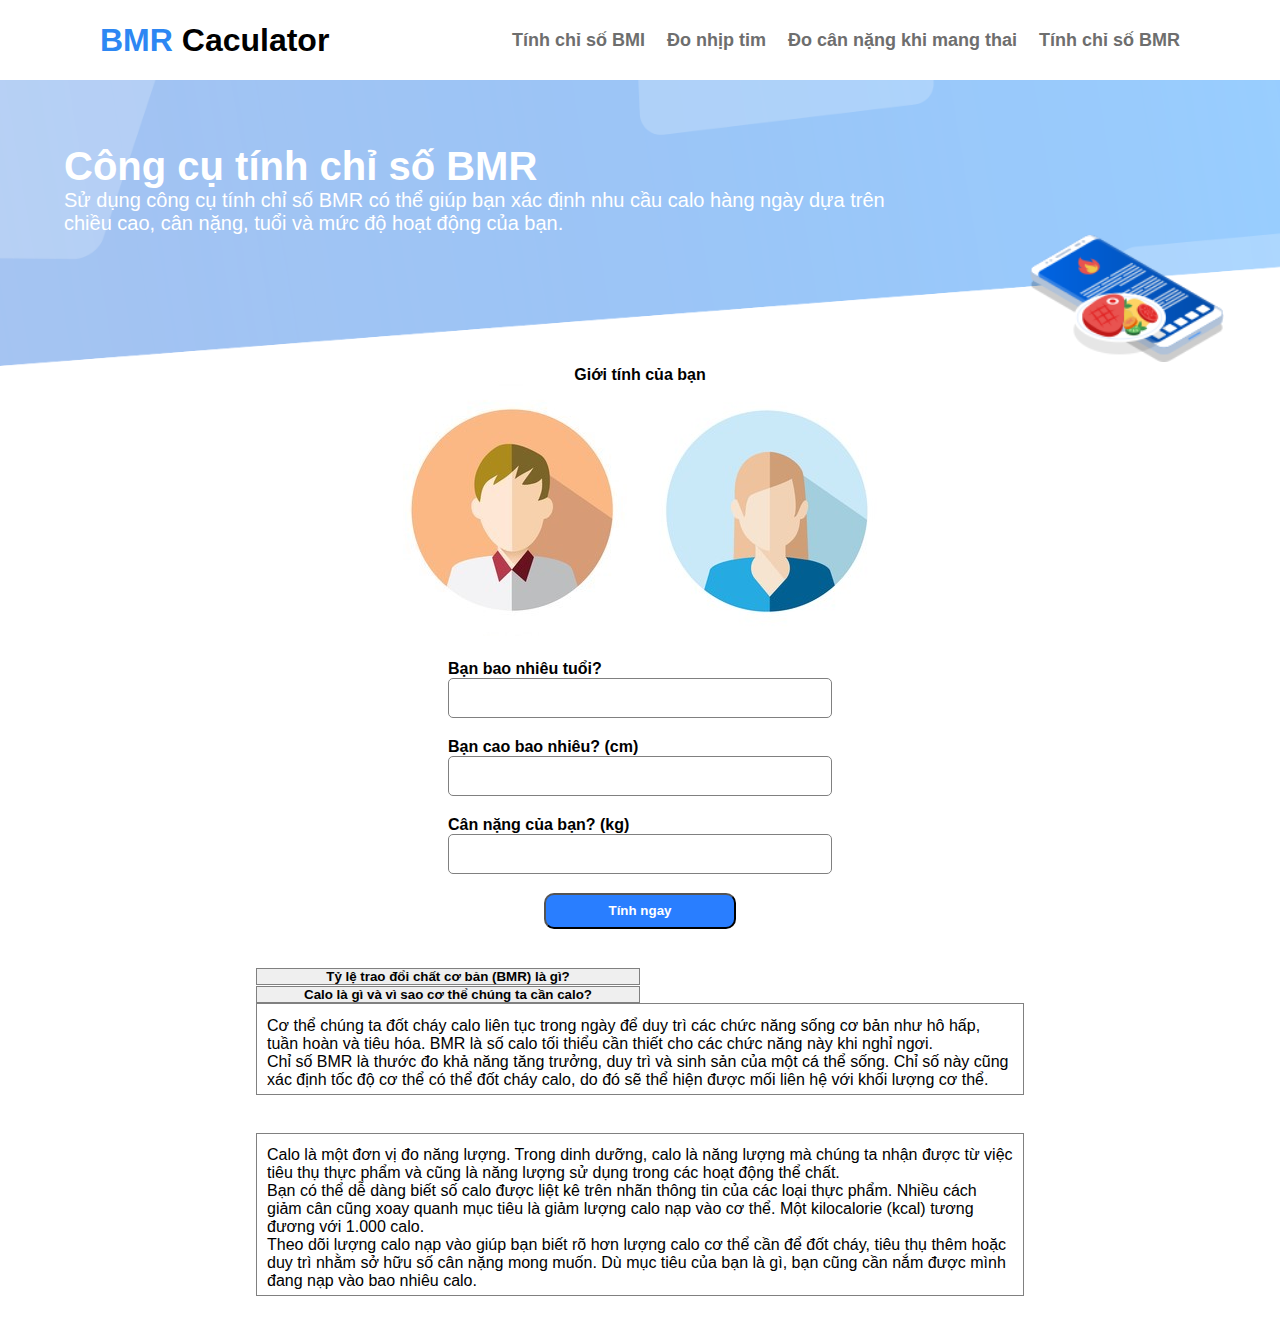
<file: bmr.html>
<!DOCTYPE html>
<html lang="en">
  <head>
    <meta charset="UTF-8" />
    <meta http-equiv="X-UA-Compatible" content="IE=edge" />
    <meta name="viewport" content="width=device-width, initial-scale=1.0" />
    <title>Tính chỉ số BMR</title>
    <link rel="stylesheet" href="stylebmr.css" />
    <link rel="preconnect" href="https://fonts.gstatic.com" />
    <link
      href="https://fonts.googleapis.com/css2?family=Poppins:wght@300;500&display=swap"
      rel="stylesheet"
    />
    <link
      rel="stylesheet"
      href="https://pro.fontawesome.com/releases/v5.12.0/css/all.css"
    />
    <!-- CSS only -->
    <link
      href="https://cdn.jsdelivr.net/npm/bootstrap@5.0.0-beta3/dist/css/bootstrap.min.css"
      rel="stylesheet"
      integrity="sha384-eOJMYsd53ii+scO/bJGFsiCZc+5NDVN2yr8+0RDqr0Ql0h+rP48ckxlpbzKgwra6"
      crossorigin="anonymous"
    />
    <!-- JavaScript Bundle with Popper -->
    <script
      src="https://cdn.jsdelivr.net/npm/bootstrap@5.0.0-beta3/dist/js/bootstrap.bundle.min.js"
      integrity="sha384-JEW9xMcG8R+pH31jmWH6WWP0WintQrMb4s7ZOdauHnUtxwoG2vI5DkLtS3qm9Ekf"
      crossorigin="anonymous"
    ></script>
  </head>
  <body>
    <!--MENU-->
    <section class="menu">
        <h1><span> BMR </span> Caculator</h1>
        <div class="menu_text">
          <h2><a href="./index.html" target="_blank" style="color: rgb(110, 110, 110); text-decoration: none;">Tính chỉ số BMI</a></h2>
          <h2><a href="./index_nhiptim.html" target="_blank" style="color: rgb(110, 110, 110); text-decoration: none;">Đo nhịp tim</a></h2>
          <h2><a href="./index_pregnant.html" target="_blank" style="color: rgb(110, 110, 110); text-decoration: none;">Đo cân nặng khi mang thai</a></h2>
          <h2><a href="./bmr.html" target="_blank" style="color: rgb(110, 110, 110); text-decoration: none;">Tính chỉ số BMR</a></h2>
        </div>
      </section>
        <!--HEADER-->
    <div class="header">
      <div class="title-bmr">
        <h1>Công cụ tính chỉ số BMR</h1>
        <p>
          Sử dụng công cụ tính chỉ số BMR có thể giúp bạn xác định nhu cầu calo
          hàng ngày dựa trên chiều cao, cân nặng, tuổi và mức độ hoạt động của
          bạn.
        </p>
      </div>
      <img class="toolsIconBmr" src="./toolsIconBmr.png" alt="scale" />
    </div>

    <!--INPUT DATA-->
    <div id="bmr" class="caculator">
      <form id="input1">
        <p style="font-weight: bold; text-align: left">Giới tính của bạn</p>
        <div id="gender">
          <label for="male">
            <input type="radio" name="gender" id="male" value="male" />
            <img id="male-img" src="./male-icon.jpg" alt="" />
          </label>
          <label for="female">
            <input type="radio" name="gender" id="female" value="female" />
            <img id="female-img" src="./female-icon.jpg" alt="" />
          </label>
        </div>

        <div class="inputData">
          <div class="inputNumber">
            <div class="ageNumber">
              <span>Bạn bao nhiêu tuổi?</span><br />
              <input
                id="age"
                name="ageNumber"
                type="number"
                min="5"
                max="100"
              />
            </div>
            <div class="heightNumber">
              <span>Bạn cao bao nhiêu? (cm)</span><br />
              <input
                id="tall"
                name="heightNumber"
                type="number"
                min="100"
                max="250"
              />
            </div>
            <div class="weightNumber">
              <span>Cân nặng của bạn? (kg)</span><br />
              <input id ="weight" name="weightNumber" type="number" min="10" max="200" />
            </div>
            <button type="submit" class="btn">Tính ngay</button>
          </div>
        </div>
      </form>
    </div>
    <!--gợi ý-->
    <div class="container" id="container">
    <p class="container_text" id="container_text">
      <span id="span_bmr"></span>
    </p>
    </div>


     <!--Solution-->
     <section class="how" id="how" style="display: none;" >
      <div class="status">
        <div class="status-head" onclick="status_click ()">
          <h4 id="status_text">Tình trạng</h4>
          <img
            src="./dropdown.png"
            alt=""
            style="width: 20px; height: 20px"
            id="status-dropdown"
          />
        </div>
        <p id="status">
          Lorem ipsum dolor sit amet consectetur adipisicing elit. Ea provident
          officiis eius fuga veritatis. Saepe commodi eum neque illum fugit sit
          maiores, eius pariatur, tenetur possimus doloribus atque unde a!
        </p>
      </div>
      <div class="risk">
        <div class="risk-head" onclick="risk_click()">
          <h4 id="risk_text">Nguy cơ</h4>
          <img
            src="./dropdown.png"
            alt=""
            style="width: 20px; height: 20px"
            id="risk-dropdown"
          />
        </div>
        <p id="risk">
          Lorem ipsum dolor sit amet consectetur adipisicing elit. Repellat
          dolorem distinctio alias, minima itaque, nihil dolorum sapiente omnis
          exercitationem autem quis architecto neque asperiores illum, similique
          repudiandae perspiciatis voluptates vel!
        </p>
      </div>
      <div class="recommend">
        <div class="recommend-head" onclick="recommend_click()">
          <h4 id="recommend_text">Gợi ý</h4>
          <img
            src="./dropdown.png"
            alt=""
            style="width: 20px; height: 20px"
            id="recommend-dropdown"
          />
        </div>
        <p id="recommend">
          Lorem ipsum dolor sit amet consectetur, adipisicing elit. Laborum
          possimus velit minus aliquam vero aut quibusdam, illo, accusantium
          laudantium non alias, animi facilis. Voluptas, omnis atque? Nulla modi
          ducimus enim!
        </p>
      </div>
    </section>

    </div>
    <!-- Tab panes -->
    <div id="tab1">
      <nav>
        <div class="nav nav-tabs" id="nav-tab" role="tablist">
          <button
            class="nav-link active"
            id="nav-home-tab"
            data-bs-toggle="tab"
            data-bs-target="#nav-home"
            type="button"
            role="tab"
            aria-controls="nav-home"
            aria-selected="true"
          >
            Tỷ lệ trao đổi chất cơ bản (BMR) là gì?
          </button>
          <button
            class="nav-link"
            id="nav-profile-tab"
            data-bs-toggle="tab"
            data-bs-target="#nav-profile"
            type="button"
            role="tab"
            aria-controls="nav-profile"
            aria-selected="false"
          >
            Calo là gì và vì sao cơ thể chúng ta cần calo?
          </button>
        </div>
      </nav>
      <div class="tab-content" id="nav-tabContent">
        <div
          class="tab-pane fade show active"
          id="nav-home"
          role="tabpanel"
          aria-labelledby="nav-home-tab"
        >
          <p>
            Cơ thể chúng ta đốt cháy calo liên tục trong ngày để duy trì các
            chức năng sống cơ bản như hô hấp, tuần hoàn và tiêu hóa. BMR là số
            calo tối thiểu cần thiết cho các chức năng này khi nghỉ ngơi. <br> Chỉ số
            BMR là thước đo khả năng tăng trưởng, duy trì và sinh sản của một cá
            thể sống. Chỉ số này cũng xác định tốc độ cơ thể có thể đốt cháy
            calo, do đó sẽ thể hiện được mối liên hệ với khối lượng cơ thể.
          </p>
        </div>
        <div
          class="tab-pane fade"
          id="nav-profile"
          role="tabpanel"
          aria-labelledby="nav-profile-tab"
        >
          <p>
            Calo là một đơn vị đo năng lượng. Trong dinh dưỡng, calo là năng
            lượng mà chúng ta nhận được từ việc tiêu thụ thực phẩm và cũng là
            năng lượng sử dụng trong các hoạt động thể chất. <br>Bạn có thể dễ dàng
            biết số calo được liệt kê trên nhãn thông tin của các loại thực
            phẩm. Nhiều cách giảm cân cũng xoay quanh mục tiêu là giảm lượng
            calo nạp vào cơ thể. Một kilocalorie (kcal) tương đương với 1.000
            calo.<br> Theo dõi lượng calo nạp vào giúp bạn biết rõ hơn lượng calo cơ
            thể cần để đốt cháy, tiêu thụ thêm hoặc duy trì nhằm sở hữu số cân
            nặng mong muốn. Dù mục tiêu của bạn là gì, bạn cũng cần nắm được
            mình đang nạp vào bao nhiêu calo.
          </p>
        </div>
    </div>

    <script src="./jsbmr.js"></script>
  </body>
</html>
</file>
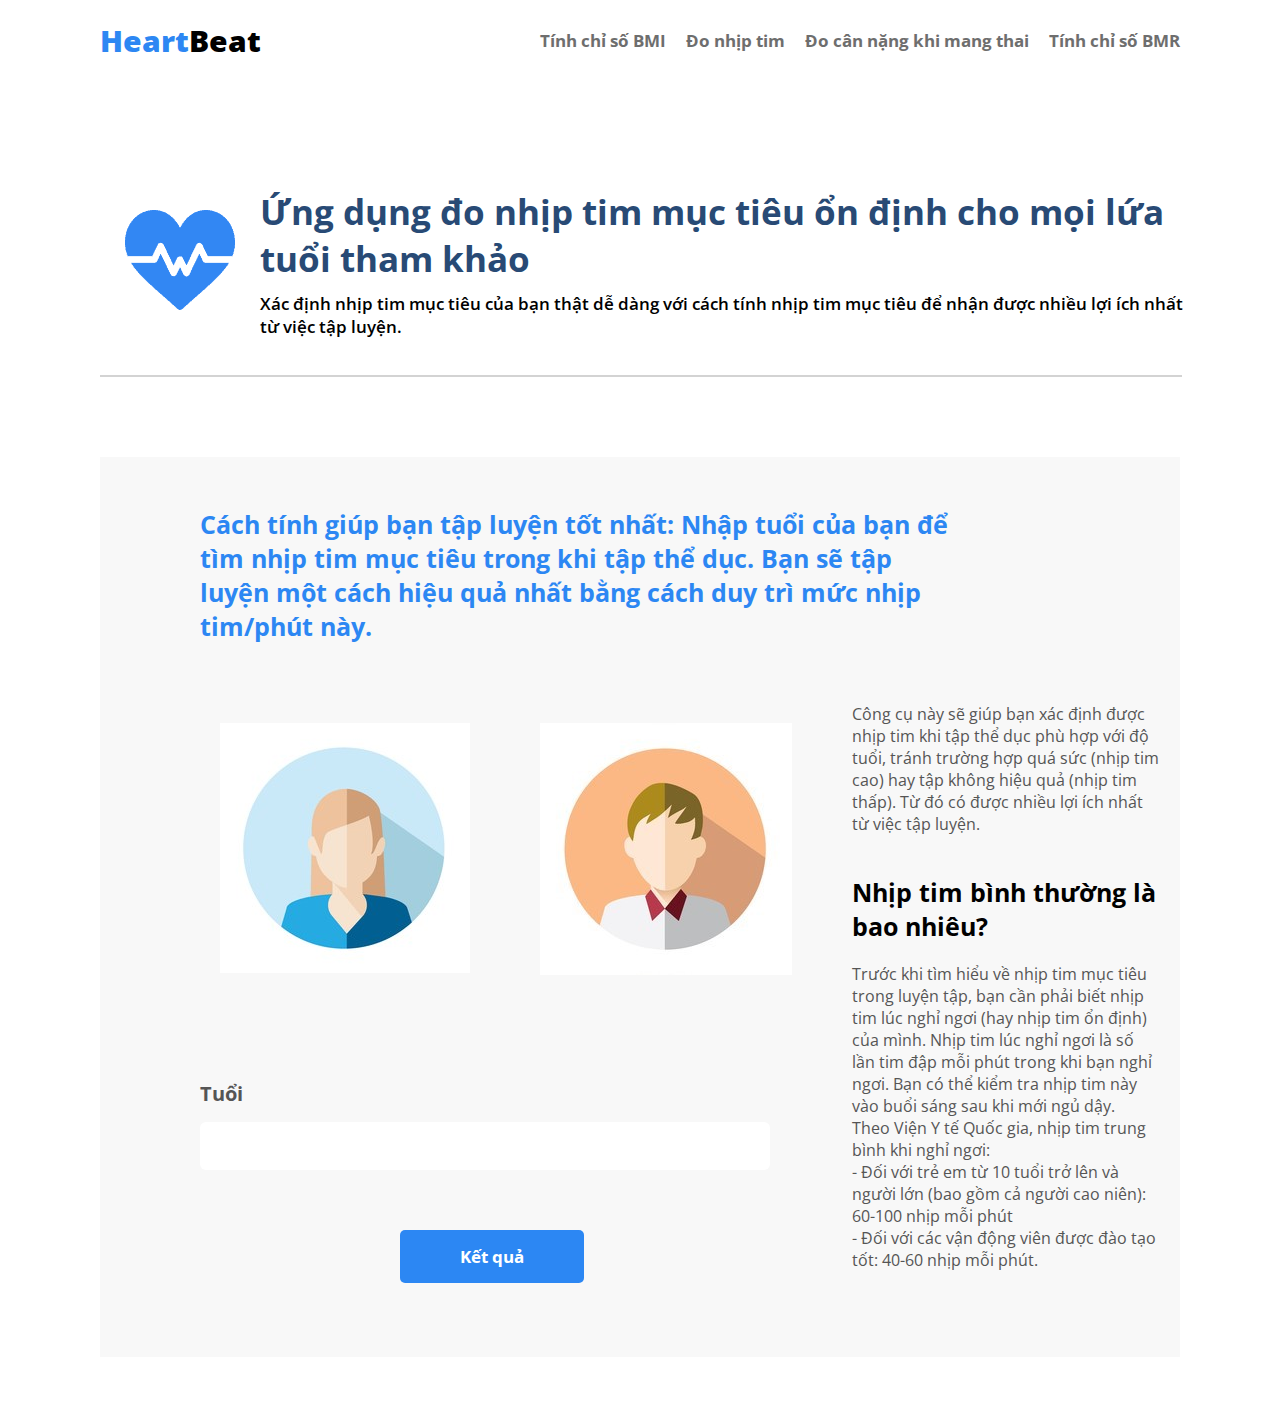
<file: index_nhiptim.html>
<!DOCTYPE html>
<html lang="en">
<head>
  <meta charset="UTF-8">
  <meta http-equiv="X-UA-Compatible" content="IE=edge">
  <meta name="viewport" content="width=device-width, initial-scale=1.0">
  <title>Công cụ đo nhịp tim</title>
  <link rel="stylesheet" href="style_heartbeat.css">
  <link rel="preconnect" href="https://fonts.gstatic.com">
<link href="https://fonts.googleapis.com/css2?family=Open+Sans:wght@300&display=swap" rel="stylesheet">
</head>
<body>

  <section class="menu">
    <h1 style="font-weight:900 ;font-size: 30px;"><span> Heart</span>Beat</h1>
    <div class="menu_text">
      <h2><a href="./index.html" target="_blank" style="color: rgb(110, 110, 110); text-decoration: none;">Tính chỉ số BMI</a></h2>
      <h2><a href="./index_nhiptim.html" target="_blank" style="color: rgb(110, 110, 110); text-decoration: none;">Đo nhịp tim</a></h2>
      <h2><a href="./index_pregnant.html" target="_blank" style="color: rgb(110, 110, 110); text-decoration: none;">Đo cân nặng khi mang thai</a></h2>
      <h2><a href="./bmr.html" target="_blank" style="color: rgb(110, 110, 110); text-decoration: none;">Tính chỉ số BMR</a></h2>
    </div>
  </section>



  <!-- <section class="header" id="header">
    <h3>HeartBeat</h3>
    <h3><a href="./index.html" style="text-decoration: none;color: white;position: absolute;left: 29px;top:25px;font-size: 20px;">Home</a></h3>
  </section> -->
 
  <div class="application">
    <div class="application_content">
      <div class="application_img">
        <img src="./Target-Heart-Rate-1.png" alt="">
      </div>
      <div class="application_text">
        <h3>Ứng dụng đo nhịp tim mục tiêu ổn định cho mọi lứa tuổi tham khảo</h3>
        <p>Xác định nhịp tim mục tiêu của bạn thật dễ dàng với cách tính nhịp tim mục tiêu để nhận được nhiều lợi ích nhất từ việc tập luyện.</p>
      </div>
    </div>
  </div>
  <section class="border">
    <div class="border_content">

    </div>
  </section>


  <section class="caculator_heartbeat">
    <div class="caculator_content">
      
        <div class="gender_text">
          <p>Cách tính giúp bạn tập luyện tốt nhất: Nhập tuổi của bạn để tìm nhịp tim mục tiêu trong khi tập thể dục. Bạn sẽ tập luyện một cách hiệu quả nhất bằng cách duy trì mức nhịp tim/phút này.</p>
      </div>
      <div class="caculator_box">
        <div class="box1">
         <div class="gender_box">
          <div class="gender_img" id="gender_female">
            <img src="./female-icon.jpg" alt="">
          </div>
          <div class="gender_img" style="margin-left: 30px;" id="gender_male">
            <img src="./male-icon.jpg" alt="" >
          </div>
         </div>
        <form action="" id="form">
         <div class="age_text">
            <span>Tuổi</span><br>
            <input type="text" name="age">
          </div>
          <div class="box_btn">
            <button type="submit" >Kết quả </button>
          </div>
        </form>
        </div>

        <div class="box2">
         <div class="box2_1">
           <p>Công cụ này sẽ giúp bạn xác định được nhịp tim khi tập thể dục phù hợp với độ tuổi, tránh trường hợp quá sức (nhịp tim cao) hay tập không hiệu quả (nhịp tim thấp). Từ đó có được nhiều lợi ích nhất từ việc tập luyện.</p>
         </div>
         <div class="box2_1">
           <h3>Nhịp tim bình thường là bao nhiêu?</h3>
           <p>Trước khi tìm hiểu về nhịp tim mục tiêu trong luyện tập, bạn cần phải biết nhịp tim lúc nghỉ ngơi (hay nhịp tim ổn định) của mình. Nhịp tim lúc nghỉ ngơi là số lần tim đập mỗi phút trong khi bạn nghỉ ngơi. Bạn có thể kiểm tra nhịp tim này vào buổi sáng sau khi mới ngủ dậy.

            <br>Theo Viện Y tế Quốc gia, nhịp tim trung bình khi nghỉ ngơi:
            
           <br>- Đối với trẻ em từ 10 tuổi trở lên và người lớn (bao gồm cả người cao niên): 60-100 nhịp mỗi phút
          <br>-  Đối với các vận động viên được đào tạo tốt: 40-60 nhịp mỗi phút.</p>
         </div>
        </div>
      </div>
    </div>
  </section>


  <section class="result" style="display: none;" id="result">
    <div class="result_content">
    <div class="max" >
      <div class="max_text" >
        <p>Nhịp tim khi bạn tập thể dục là </p>
     <p><span id="heartbeat_max"></span> nhịp</p>  
      </div>
      <div class="max_img">
        <img src="./icons8-aed-96.png" alt="">
      </div>
    </div>

    <div class="min">
      <div class="min_text">
        <p>Nhịp tim tối đa của bạn là </p>
        <p> <span><span id="hhr_min"></span> nhịp</span> - <span><span id="hhr_max"></span> nhịp</span></p>
      </div>
      <div class="min_img">
        <img src="./icons8-medical-heart-96.png" alt="">
      </div>
    </div>
  </div>
  </section>
  
  <script src="main_heartbeat.js"></script>
</body>
</html>
</file>
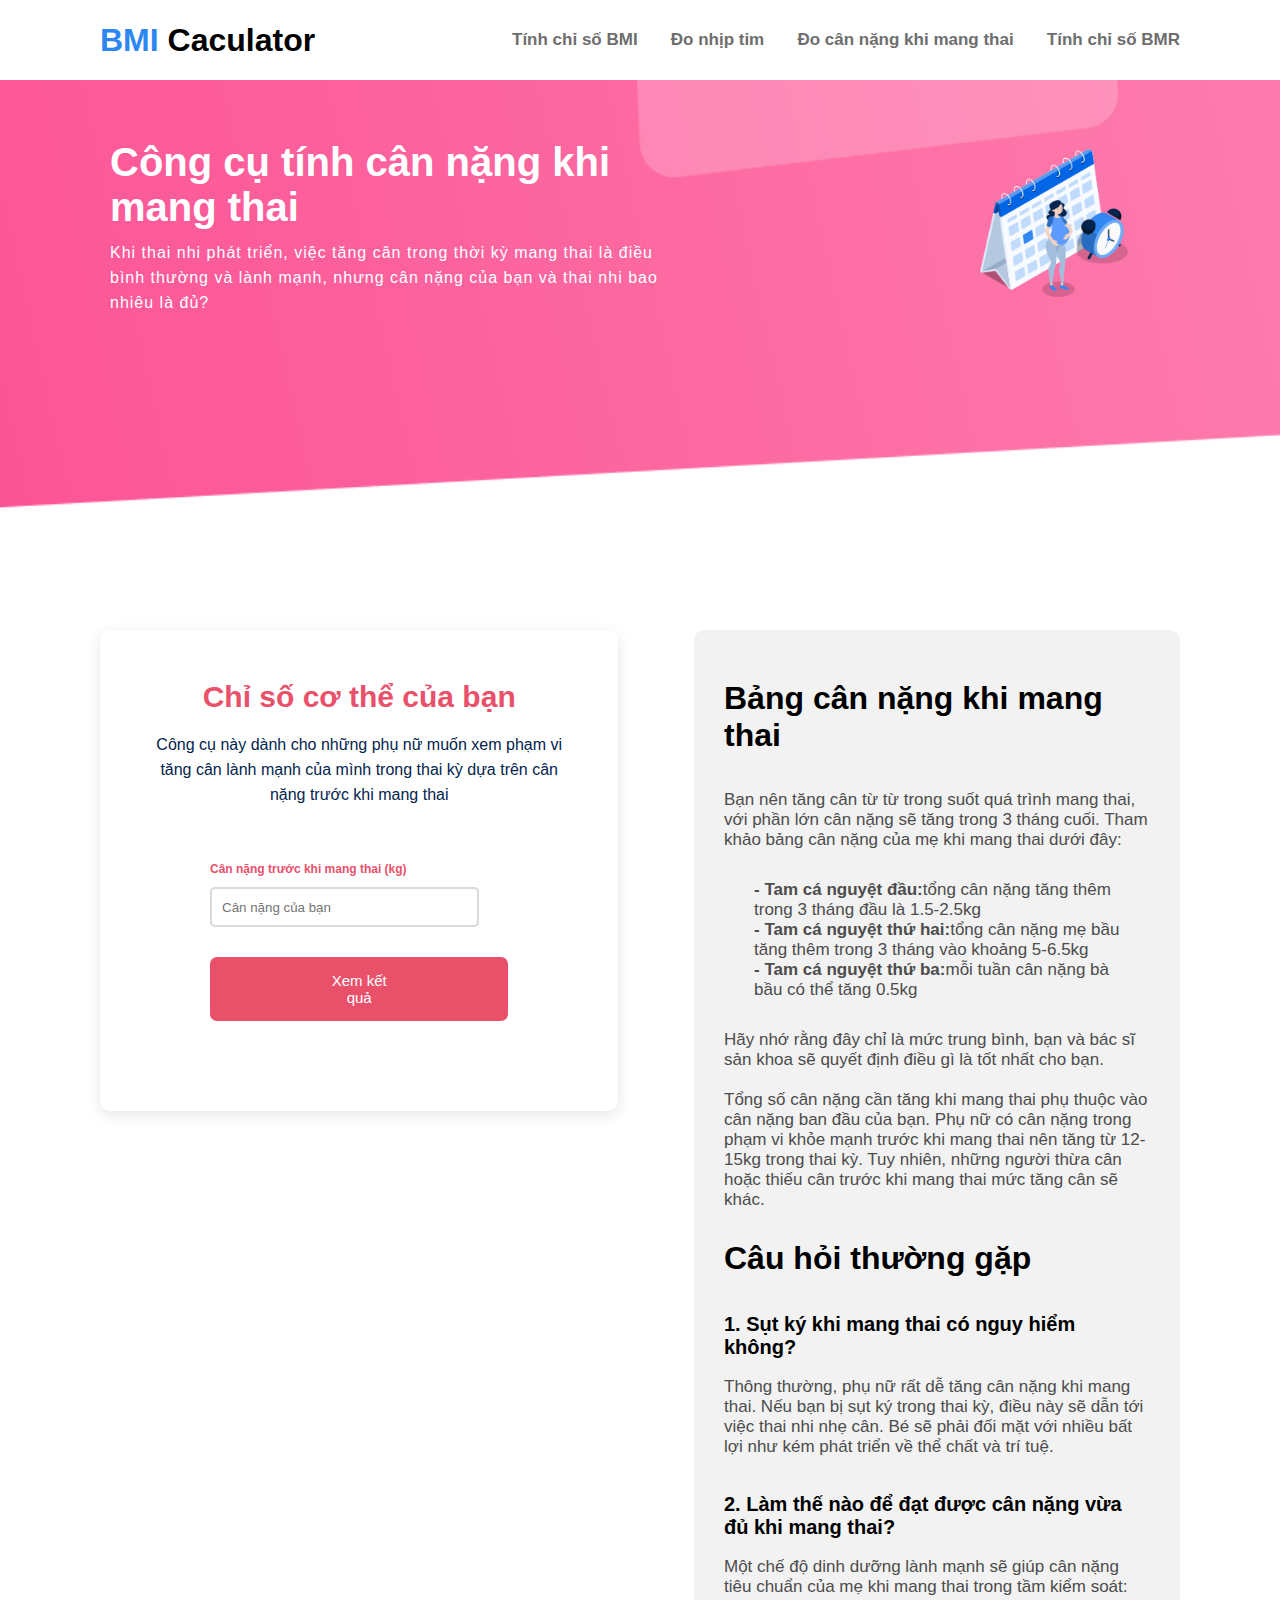
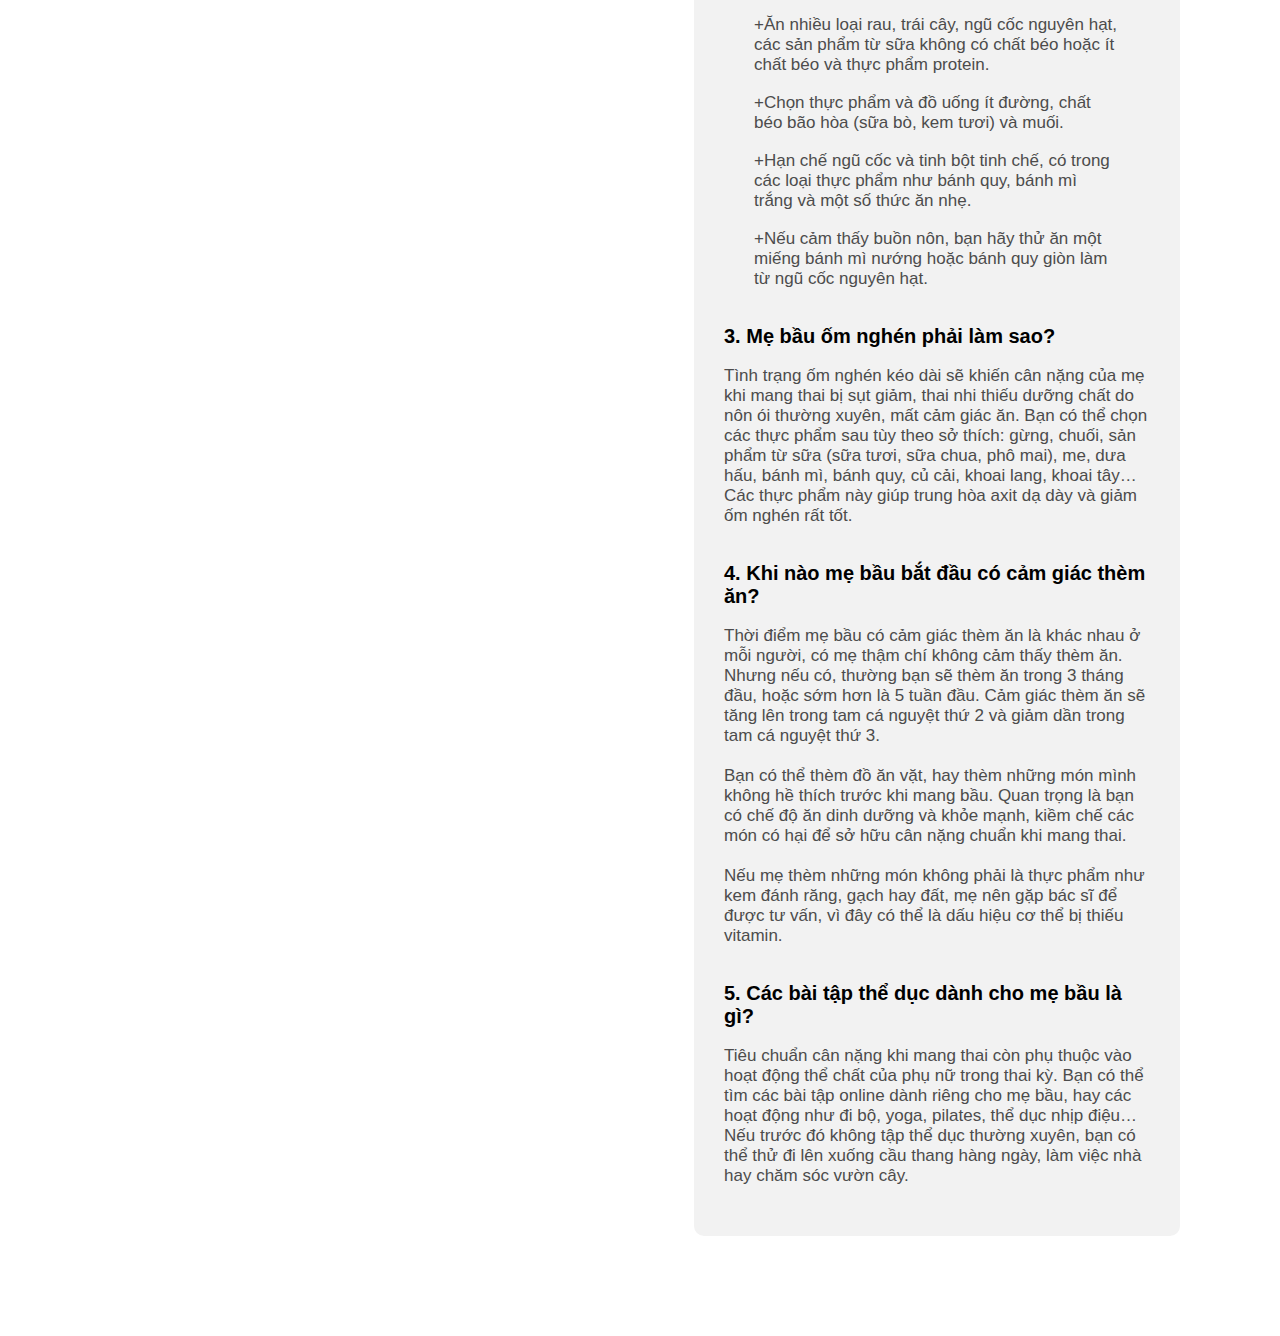
<file: index_pregnant.html>
<!DOCTYPE html>
<html lang="en">
<head>
    <meta charset="UTF-8">
    <meta http-equiv="X-UA-Compatible" content="IE=edge">
    <meta name="viewport" content="width=device-width, initial-scale=1.0">
    <title>Tính cân nặng khi sinh</title>
    <link rel="preconnect" href="https://fonts.gstatic.com">
    <link href="https://fonts.googleapis.com/css2?family=Open+Sans:wght@300&display=swap" rel="stylesheet">
<link rel="stylesheet" href="style_pregnant.css">
</head>
<body>
  <section class="menu">
    <h1><span> BMI </span> Caculator</h1>
    <div class="menu_text">
      <h2><a href="./index.html" target="_blank" style="color: rgb(110, 110, 110); text-decoration: none;">Tính chỉ số BMI</a></h2>
      <h2><a href="./index_nhiptim.html" target="_blank" style="color: rgb(110, 110, 110); text-decoration: none;">Đo nhịp tim</a></h2>
      <h2><a href="./index_pregnant.html" target="_blank" style="color: rgb(110, 110, 110); text-decoration: none;">Đo cân nặng khi mang thai</a></h2>
      <h2><a href="./bmr.html" target="_blank" style="color: rgb(110, 110, 110); text-decoration: none;">Tính chỉ số BMR</a></h2>
    </div>
  </section>


    <section class="header">
        <div class="header_text">
         <div class="text_large">
             <h3>Công cụ tính cân nặng khi mang thai</h3>
         </div>
         <div class="text_small">
            <p>Khi thai nhi phát triển, việc tăng cân trong thời kỳ mang thai là điều bình thường và lành mạnh, nhưng cân nặng của bạn và thai nhi bao nhiêu là đủ?</p>
        </div>
     </div>
     <img class="pregnant" src="./due-date-icon.png" alt="">
    </section>

    <section class="content">
        <div class="container">
          <div class="container_caculator">
             <div class="caculator_content">
                 <div class="caculator_text">
                     <h1 style=" color: rgb(233, 81, 107);">Chỉ số cơ thể của bạn</h1>
              
                <br>
                    <p>Công cụ này dành cho những phụ nữ muốn xem phạm vi tăng cân lành mạnh của mình trong thai kỳ dựa trên cân nặng trước khi mang thai</p>
                </div>
                    <div class="final_caculator">
                        <form action="" id="form">
                            <p>Cân nặng trước khi mang thai (kg)</p>
                            <input type="text" name="weight" placeholder="Cân nặng của bạn" id="weight">
                            <!-- <p>Chiều cao(cm)</p>
                            <input type="text" name="height" placeholder="Chiểu cao của bạn" > -->
                            
                            <div class="btn">
                                <button type="submit">Xem kết quả</button>
                            </div>
                        </form>
                    </div>
             </div>
          </div>

          <div class="container_recommend"   id="container_recommend">
             <div class="recommend_content">
                 <div class="recommend_child1">
                     <h1>Bảng cân nặng khi mang thai</h1>
                  <br><br>   <p>Bạn nên tăng cân từ từ trong suốt quá trình mang thai, với phần lớn cân nặng sẽ tăng trong 3 tháng cuối. Tham khảo bảng cân nặng của mẹ khi mang thai dưới đây:</p>
                 </div>
                 <div class="recommend_child2">
                   <p><strong>- Tam cá nguyệt đầu:</strong>tổng cân nặng tăng thêm trong 3 tháng đầu là 1.5-2.5kg</p>
                   <p><strong>- Tam cá nguyệt thứ hai:</strong>tổng cân nặng mẹ bầu tăng thêm trong 3 tháng vào khoảng 5-6.5kg</p>
                   <p><strong>- Tam cá nguyệt thứ ba:</strong>mỗi tuần cân nặng bà bầu có thể tăng 0.5kg</p>
                 </div>
                 <div class="recommend_child3">
                     <p>Hãy nhớ rằng đây chỉ là mức trung bình, bạn và bác sĩ sản khoa sẽ quyết định điều gì là tốt nhất cho bạn.

                     <br><br>   Tổng số cân nặng cần tăng khi mang thai phụ thuộc vào cân nặng ban đầu của bạn. Phụ nữ có cân nặng trong phạm vi khỏe mạnh trước khi mang thai nên tăng từ 12-15kg trong thai kỳ. Tuy nhiên, những người thừa cân hoặc thiếu cân trước khi mang thai mức tăng cân sẽ khác.</p>
                 </div>
                 <div class="recommend_child4">
                     <h1>Câu hỏi thường gặp</h1>
                  <br><br>   <p class="strong">1. Sụt ký khi mang thai có nguy hiểm không?</p>
                    <br> <p>Thông thường, phụ nữ rất dễ tăng cân nặng khi mang thai. Nếu bạn bị sụt ký trong thai kỳ, điều này sẽ dẫn tới việc thai nhi nhẹ cân. Bé sẽ phải đối mặt với nhiều bất lợi như kém phát triển về thể chất và trí tuệ.</p>
                 </div>
                 <div class="recommend_child5">
                   <br><br>  <p class="strong">2. Làm thế nào để đạt được cân nặng vừa đủ khi mang thai?</p>
                  <br>   <p>Một chế độ dinh dưỡng lành mạnh sẽ giúp cân nặng tiêu chuẩn của mẹ khi mang thai trong tầm kiểm soát:</p>
                 </div>
                 <div class="recommend_child6">
               <br>      <p>+Ăn nhiều loại rau, trái cây, ngũ cốc nguyên hạt, các sản phẩm từ sữa không có chất béo hoặc ít chất béo và thực phẩm protein.</p>
                  <br>   <p>+Chọn thực phẩm và đồ uống ít đường, chất béo bão hòa (sữa bò, kem tươi) và muối.</p>
                  <br>   <p>+Hạn chế ngũ cốc và tinh bột tinh chế, có trong các loại thực phẩm như bánh quy, bánh mì trắng và một số thức ăn nhẹ.</p>
                 <br>  <p>+Nếu cảm thấy buồn nôn, bạn hãy thử ăn một miếng bánh mì nướng hoặc bánh quy giòn làm từ ngũ cốc nguyên hạt.</p>
                    </div>
                    <div class="recommend_child7">
                   <br><br>     <p class="strong">3. Mẹ bầu ốm nghén phải làm sao?</p>
                    <br>    <p>Tình trạng ốm nghén kéo dài sẽ khiến cân nặng của mẹ khi mang thai bị sụt giảm, thai nhi thiếu dưỡng chất do nôn ói thường xuyên, mất cảm giác ăn. Bạn có thể chọn các thực phẩm sau tùy theo sở thích: gừng, chuối, sản phẩm từ sữa (sữa tươi, sữa chua, phô mai), me, dưa hấu, bánh mì, bánh quy, củ cải, khoai lang, khoai tây… Các thực phẩm này giúp trung hòa axit dạ dày và giảm ốm nghén rất tốt.</p>
            <br><br>     <p class="strong">4. Khi nào mẹ bầu bắt đầu có cảm giác thèm ăn?</p>
              <br>   <p>Thời điểm mẹ bầu có cảm giác thèm ăn là khác nhau ở mỗi người, có mẹ thậm chí không cảm thấy thèm ăn. Nhưng nếu có, thường bạn sẽ thèm ăn trong 3 tháng đầu, hoặc sớm hơn là 5 tuần đầu. Cảm giác thèm ăn sẽ tăng lên trong tam cá nguyệt thứ 2 và giảm dần trong tam cá nguyệt thứ 3.

           <br>    <br>     Bạn có thể thèm đồ ăn vặt, hay thèm những món mình không hề thích trước khi mang bầu. Quan trọng là bạn có chế độ ăn dinh dưỡng và khỏe mạnh, kiềm chế các món có hại để sở hữu cân nặng chuẩn khi mang thai.
                    
           <br>      <br>   Nếu mẹ thèm những món không phải là thực phẩm như kem đánh răng, gạch hay đất, mẹ nên gặp bác sĩ để được tư vấn, vì đây có thể là dấu hiệu cơ thể bị thiếu vitamin.</p>
             <br><br>      <p class="strong">5. Các bài tập thể dục dành cho mẹ bầu là gì?</p>
               <br>    <p>Tiêu chuẩn cân nặng khi mang thai còn phụ thuộc vào hoạt động thể chất của phụ nữ trong thai kỳ. Bạn có thể tìm các bài tập online dành riêng cho mẹ bầu, hay các hoạt động như đi bộ, yoga, pilates, thể dục nhịp điệu… Nếu trước đó không tập thể dục thường xuyên, bạn có thể thử đi lên xuống cầu thang hàng ngày, làm việc nhà hay chăm sóc vườn cây.</p>
                </div>
             </div>
          </div>

          <div class="caculator_result" id="caculator_result" style="display: none;">
          <div class="result_content">
            <div class="result_text">
                <h1 id="result_text">Lorem ipsum dolor sit amet consectetur adipfsdffffffffffffffdfffffff</h1>
            </div>

            <div class="result_container">
                <div class="result_child1">
                    <p>Cân nặng của Mom ở</p>
                    <select name="" id="select" onchange="getValueSelected()">
                        <option value="3">Tháng thứ 3</option>
                        <option value="4">Tháng thứ 4</option>
                        <option value="5">Tháng thứ 5</option>
                        <option value="6">Tháng thứ 6</option>
                        <option value="7">Tháng thứ 7</option>
                        <option value="8">Tháng thứ 8</option>
                        <option value="9">Tháng thứ 9</option>
                    </select>

                </div>
                <div class="result_child2">
                    <p>Cân nặng tối đa</p>
                  <h3><span id="weight_span">70</span> kg</h3>  
                    
                </div>
            </div>
        </div>
          </div>
          


        </div>



        
    </section>

    
    <script src="main_pregnant.js"></script>
</body>
</html>
</file>
<file: stylebmr.css>
* {
    font-family: "Lexend", sans-serif;
    margin: 0;
    padding: 0;
    box-sizing: border-box;
  }
  
  .menu {
    width: 100%;
    height: 80px;
    display: flex;
    align-items: center;
    justify-content: space-between;
    position: fixed;
    top: 0;
    left: 0;
    background: white;
    position: relative;
  }
  .menu h1 {
    padding-left: 100px;
    cursor: pointer;
  }
  .menu h1 span {
    color: #2d87f3;
  }
  .menu_text {
    display: flex;
    padding-right: 100px;
    width: 60%;
    justify-content: space-between;
  
  }
  .menu_text h2 {
    cursor: pointer;
     text-align: center;
    font-size: 18px;
    font-weight: bold;
  
  }
  
  /* .search {
    background: white;
    width: 100%;
    height: 55vh;
    display: flex;
    position: absolute;
    top: 80px;
    right: 0px;
    display: none;
    border-top: 1px solid rgb(190, 186, 186);
    box-shadow: rgb(0 0 0 / 4%) 0px 24px 32px, rgb(0 0 0 / 4%) 0px 16px 24px,
      rgb(0 0 0 / 4%) 0px 4px 8px, rgb(0 0 0 / 4%) 0px 0px 1px;
    transition: 1s;
  }
  .search .search_content {
    margin: 0 30px;
    padding-top: 40px;
    display: inline-block;
  }
  .search .search_content ul li {
    padding: 7px 0;
    list-style: none;
  }
  .search .search_content ul li a {
    text-decoration: none;
    color: rgb(38 38 38);
    font-weight: 500;
  } */
  
  .header {
    height: 65%;
    background-image: url(./bg.png);
    background-repeat: no-repeat;
    background-size: cover;
    background-position: 0px 100%;
  }
  
  .toolsIconBmr {
    margin-left: 80%;
    width: 200px;
  }
  .header .title-bmr {
    color: white;
    padding-left: 5%;
    padding-right: 30%;
    padding-top: 5%;
    font-size: 20px;
  }
 
  
  #input1 {
    display: flex;
    flex-direction: column;
    align-items: center;
  }
  .inputData {
    margin-top: 20px;
    font-weight: bold;
  }
  .heightNumber {
    margin-top: 20px;
  }
  .weightNumber {
    margin-top: 20px;
  }
  input {
    width: 30vw;
    border-radius: 5px;
    height: 40px;
    padding: 10px;
    border: 0.1px solid gray;
    transition: 0.5s;
  }
  input:focus {
    background-color: rgb(153, 194, 255);
    transition: 0.5s;
  }
  
  .btn {
    margin: 5% 25% 10% 25%;
    border-radius: 10px !important;
    background-color: rgb(41, 126, 255) !important;
    font-weight: bold !important;
    color: white !important;
    width: 15vw !important;
    height: 4vh !important;
    padding: 1px !important;
  }
  .btn:hover {
    background-color: #0059fd !important;
  }
  
  #tab1 {
    margin: 0 20%;
  }
  .tab-pane p {
    margin-top: 1% !important;
  }
  .tab-pane {
    margin-bottom: 5% !important;
    border: 1px solid gray;
    padding: 5px 10px 5px 10px;
  }
  .nav-link {
    font-weight: bold;
    border: 0.1px solid gray !important;
    width: calc(100% / 2);
  }
  .nav-link:focus {
    background-color: rgb(1, 103, 255) !important;
    color: white !important;
    transition: 0.6s;
  }
  [type="radio"] {
    position: absolute;
    opacity: 0;
    width: 0;
    height: 0;
  }
  [type="radio"] + img:hover {
    cursor: pointer;
    opacity: 0.6;
  }
  
  .gender + img {
    display: flex;
  }
  
  .container {
    text-align: center;
    font-family: Verdana, Geneva, Tahoma, sans-serif;
  }
  #span_bmr {
    font-weight: 600;
    font-size: 30px;
  }

  /* gợi ý */
  .how {
    display: flex;
    flex-direction: column;
  }
  .status-head,
  .risk-head,
  .recommend-head {
    display: flex;
    justify-content: space-between;
    background-color: rgb(160, 235, 253);
    border: 1px solid white;
    padding: 1%;
    font-size: 15px;
  }
  .how img {
    margin-left: 5px;
    margin-top: 5px;
    cursor: pointer;
  }
  .how p {
    background-color: rgb(234, 248, 255);
    padding: 2%;
    border-radius: 5px;
    line-height: 2;
    text-align: left;
  }
  .slide-bmr {
    margin-top: 5%;
    height: 15%;
    display: flex;
    width: 100%;
  }
  #low-bmr {
    height: 5%;
    width: 30%;
    background-color: rgb(0, 102, 255);
  }



  
  .footer {
    width: 100%;
    height: auto;
    padding-top: 50px;
  }
  .footer_content {
    background: #1b3250;
    width: 100%;
    height: 100vh;
  }
  .footer_content_banner {
    padding-left: 100px;
    padding-top: 40px;
  }
  .footer_content_box1 {
    display: flex;
    justify-content: space-between;
    align-items: center;
  }
  .footer_content_child1 ul li {
    list-style: none;
    color: white;
    padding-top: 0px;
  }
  #child4 ul li {
    padding-top: 10px;
    font-size: 17px;
    font-weight: 600;
    transition: 0.6s;
  }
  #child3 ul li:hover {
    color: #105fc0;
  }
  #child4 ul li:hover {
    color: #0e5fc2;
  }
  #child2 ul li:hover {
    color: #0558be;
  }
  #child2 ul li {
    transition: 0.6s;
  }
  #child3 ul li {
    padding-top: 10px;
    font-size: 17px;
    font-weight: 600;
    transition: 0.6s;
  }
  
  .footer_content_final {
    padding-left: 100px;
    width: 90%;
    justify-content: space-between;
    display: flex;
    padding-top: 100px;
  }
  .contact_img {
    display: flex;
    justify-content: space-between;
  }
  .contact_img .image {
    padding: 0 5px;
  }
  .contact_img img {
    width: 40px;
  }
  .flag {
    display: flex;
    position: relative;
    right: -657px;
    top: -31px;
  }
  .flag_img img {
    width: 30px;
  }
  .flag_img {
    padding: 3px;
  }
  .explore_flag {
    width: 100%;
    display: flex;
  }
  .copyright_content {
    margin-left: 100px;
    margin-top: 40px;
    width: 90%;
    margin-right: 100px;
  
    border-top: 0.1px solid rgb(131, 123, 123);
    display: flex;
  }
  
  .copyright_content .text {
    width: 90%;
    color: white;
    font-size: 13px;
    padding-top: 30px;
  }
  .copyright_img {
    padding-top: 30px;
  }
  .copyright_img img {
    width: 90px;
  }
  .email_content {
    background: #e3f2ff;
    text-align: center;
    width: 50%;
    border-radius: 10px;
    height: auto;
  }
  .email_box {
    padding-left: 100px;
  }
  .email {
    padding: 150px 0;
  }
  .email_content_final {
    padding: 30px;
  }
  .signup {
    padding-top: 30px;
    color: rgb(31, 31, 31);
    font-family: "Lexend", sans-serif;
    font-size: 20px;
    padding-bottom: 15px;
  }
  ::placeholder {
    font-size: 16px;
  }
  
  .email .btn {
    padding-top: 17px;
  }
  .email .btn button {
    width: 55%;
    height: 45px;
    border: none;
    color: white;
    background: #1878ee;
    border-radius: 6px;
    font-size: 15px;
    font-weight: 500;
    cursor: pointer;
    transition: 0.5s;
  }
  .email .btn button:hover {
    background-color: #0053b9;
  }
</file>
<file: style_heartbeat.css>
*{
    margin: 0;
    padding: 0;
    font-family: 'Open Sans', sans-serif;
}
.menu {
    width: 100%;
    height: 80px;
    display: flex;
    align-items: center;
    justify-content: space-between;
    position: fixed;
    top: 0;
    left: 0;
    background: white;
    position: relative;
  }
  .menu h1 {
    padding-left: 100px;
    cursor: pointer;
  }
  .menu h1 span {
    color: #2d87f3;
  }
  .menu_text {
    display: flex;
    padding-right: 100px;
    width: 50%;
    justify-content: space-between;
  
  }
  .menu_text h2 {
    cursor: pointer;
     text-align: center;
    font-size: 17px;
    font-weight: bold;
  
  }

.header{

    width: 100%;
    height: 80px;
    background: #2c87f3;
    color: white;
    display: flex;
    justify-content: center;
    align-items: center;
    font-size: 30px;
    transition: 0.5s;
    position: fixed;

}
body{
    min-height: 1000px;
}
.sticky{
    height: 10px;
}
.sticky h3{
    font-size: 0px;
}

.application{
 padding-top: 100px;
 padding-left: 100px;
}
.application_content{
    display: flex;
    align-items: center;
}
.application_content h3{
    font-size: 35px;
    color: #284a75;
}
.application_content p{
    font-size: 17px;
    padding-top: 10px;
    font-weight: 600;
}
.application_text{
    width: 80%;
}
.caculator_heartbeat{
    padding: 50px 100px;
    
}
.caculator_content{
    width: 100%;
    height: 100vh;
    background: rgb(248, 248, 248);
    
}
.gender_text{
    width: 70%;
    padding-top: 50px;
    padding-left: 100px;
}
.gender_text p{
    font-size: 25px;
    font-weight: 700;
    color: #2c87f3;

}
.border{
    padding: 30px 100px;
}
.border_content{
    width: 100%;
    border: .5px solid rgb(211, 211, 211);
}
.box1{
   
    
    width: 200%;
}
.caculator_box{
    display: flex;
    justify-content: space-between;
    padding-left: 100px;
    padding-right: 20px;
    padding-top: 60px;
}
.box2{
    padding-left: 40px;
}
.gender_box{
    display: flex;
    justify-content: space-between;
    width: 40%;
}
.gender_img{
  
    padding: 20px;
   
    border-radius: 5px;
    cursor: pointer;
}
.age_text{
    padding-top: 80px;
}
.age_text span{
    font-weight: 700;
    font-size: 20px;
    color: #555;
    
}
.age_text input{
    margin-top: 15px;
    padding: 15px 40px;
    width: 80%;
    border-radius: 6px;
    border: none;
    cursor: pointer;
    transition: 0.6s;
}

.age_text input:focus{
    outline: none;
    
    border: 0.5px solid #2c87f3; 
}
.age_text input:hover{
    background: #eeeeee;
}
.box_btn{
    padding-top: 60px;
    padding-left: 200px;
}
.box_btn button{
    border: none;
    padding: 15px 60px;
    font-size: 17px;
    color: white;
    background-color: #2c87f3;
    font-weight: 700;
    border-radius: 5px;
    cursor: pointer;
    transition: 0.5s;
}
.box_btn button:hover{
    background-color: #659ee4;
}
.box2_1{
    padding-bottom: 40px;

}
.box2_1 p{
    color: #555;
}
.box2_1 h3{
    padding-bottom: 20px;
    font-size: 25px;
}

.gender_color{
    border: 0.5px solid #2c87f3;
}
.result{
    width: 100%;
    height: 90vh;
    
    
}
.min,.max{
    
    padding: 130px;
    
    display: flex;
    flex-direction: column;
    justify-content: center;
    align-items: center;
    
}
.result_content{
    padding: 0x 100px;
    display: flex;
    justify-content: space-around;
    
}
.min{
    border-left: .5px solid rgb(182, 182, 182);
    padding-left: 250px;
}
.min_img,.max_img{
    margin-top: 50px;
}
.result p{
    font-size: 25px;
    font-weight: 600;
    padding: 10px;
}
.min_text,.max_text{
    display: flex;
    flex-direction: column;
    justify-content: center;
    align-items: center;
}
#hhr_min{
    color: #2c87f3;
}
#hhr_max{
    color: #2c87f3;
}
#heartbeat_max{
    color: #2c87f3;
}
</file>
<file: style_pregnant.css>
*{
    font-family: 'Lato', sans-serif;
    padding: 0;
    margin: 0;
    box-sizing: border-box;
}
.menu {
    width: 100%;
    height: 80px;
    display: flex;
    align-items: center;
    justify-content: space-between;
    position: fixed;
    top: 0;
    left: 0;
    background: white;
    position: relative;
  }
  .menu h1 {
    padding-left: 100px;
    cursor: pointer;
  }
  .menu h1 span {
    color: #2d87f3;
  }
  .menu_text {
    display: flex;
    padding-right: 100px;
    width: 60%;
    justify-content: space-between;
  
  }
  .menu_text h2 {
    cursor: pointer;
     text-align: center;
    font-size: 17px;
  
  }

.header{
    background: url('./due-date-hero.png');
    background-size: cover;
    background-position: center;
    width: 100%;
    height: 50vh;
    position: relative;
}
.header .pregnant{
    width: 150px;
    right: 150px;
    position: absolute;
    top: 69px;

}
.header_text{
    
    color: white;
    width: 50%;
    padding-left: 110px;
    padding-top: 60px;
    
}
.header_text h3{
    font-size: 40px;
    font-weight: bold;
    
}
.header_text .text_small{
    padding-top: 10px;
    letter-spacing: 1px;
    width: 110%;
    line-height: 25px;
}
.content{
    padding: 100px 100px;
    width: 100%;
    
}
.content .container{
  width: 100%;
  display: flex;
  justify-content: space-between;
}
.container .container_caculator{
    width: 48%;
    background-color:white;
   height: 40%;
    box-shadow: 0 4px 15px 0 rgb(0 0 0 / 10%);

    border-radius: 10px;
}
.container .container_recommend{
    width: 45%;
   
 background-color: #f2f2f2;
 border-radius: 10px;
}
.recommend_content{
    padding: 50px 30px;
}
.recommend_content .strong{
    color: black;
    font-size: 20px;
    font-weight: 600;
}
.recommend_child2,.recommend_child6{
    padding: 0px 30px;
}
.recommend_content h1{
    font-size: 32px;
}
.recommend_content p{
    color: #4c4c4c;
    font-size: 17px;
}
.recommend_child2{
    padding-top: 30px;
    padding-bottom: 30px;
}
.recommend_child4{
    padding-top: 30px;
}
.caculator_content{
    padding: 50px 50px;
    
    
}
.caculator_content h1{
    font-size: 30px;
}
.caculator_content p{
    color: #04244d;
    line-height: 25px;
}
.caculator_text{
    text-align: center;
}
.final_caculator{
    padding: 40px 60px;
}
.final_caculator input{
    width: 90%;
    height: 40px;
    border-radius: 5px;
    border: 2px solid #d9d9d9
}
.final_caculator p{
    font-size: 12px;
    color: rgb(233, 81, 107);
    font-weight: 600;
    padding-top: 10px;
    padding-bottom: 5px;
}
.final_caculator .btn{
    padding-top: 30px;
}
.final_caculator button{
    padding: 15px 110px;
    border-radius: 7px;
    border: none;
    background-color: rgb(233, 81, 107);
    color: white;
    font-size: 15px;
    cursor: pointer;
    transition: 0.5s;
}
.final_caculator button:hover{
    background-color: rgb(223, 41, 72);
}
input::placeholder{
    padding-left: 10px;
    
}
.caculator_result{
    width: 45%;
    background-color:white;
   height: 40%;
    box-shadow: 0 4px 15px 0 rgb(0 0 0 / 10%);

    border-radius: 10px;
}
.result_text{
    text-align: center;
}
.result_content{
    padding: 50px 40px;
}
.result_child1{
    width: 100%;
    height: 60px;
    background-color: #f2f2f2;
    border-bottom: 4px solid #fff;
    border-radius: 5px;
    display: flex;
    align-items: center;
    justify-content: space-between;
}
.result_child1 p{
    padding-left: 50px;
    font-size: 13px;
    font-weight: bold;
    color:#04244d ;
}
.result_child1 select{
    margin-right: 40px;
    padding: 10px;
    border: 2px solid #d9d9d9;
    border-radius: 7px;
    cursor: pointer;
    color: rgb(223, 41, 72);
    font-weight: bold;
    font-size: 13px;


}
.result_child2{
    width: 100%;
    height: 80px;
    background-color: #f2f2f2;
    border-radius: 5px;
    display: flex;
    align-items: center;
    justify-content: space-between;
    
}
.result_child2 p{
    padding-left: 50px;
    font-size: 17px;
    
    
}
.result_child2 h3{
    padding-right: 70px;
    
}
.result_child2 span{
    color: rgb(223, 41, 72);
}
.result_container{
    padding-top: 50px;
}
.result_text{
    line-height: 30px;
    color: rgb(223, 41, 72)
}
</file>
